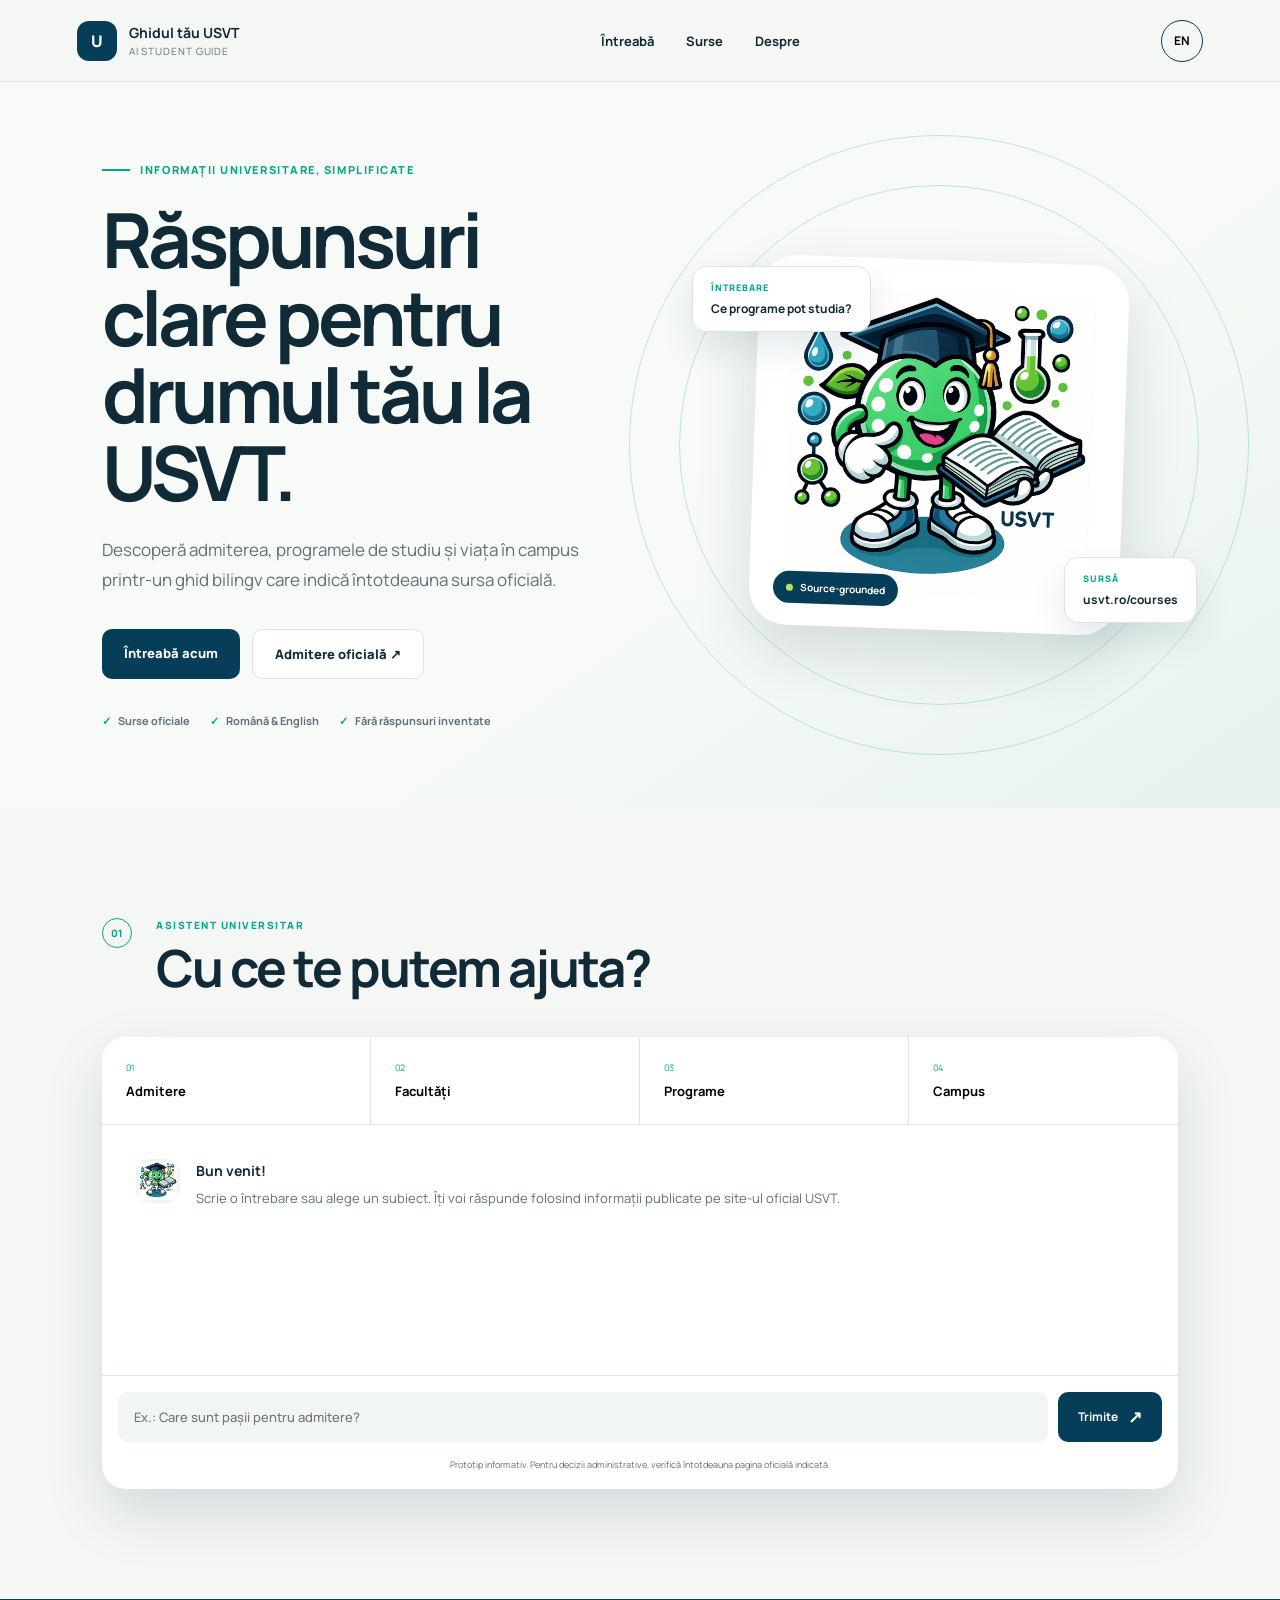
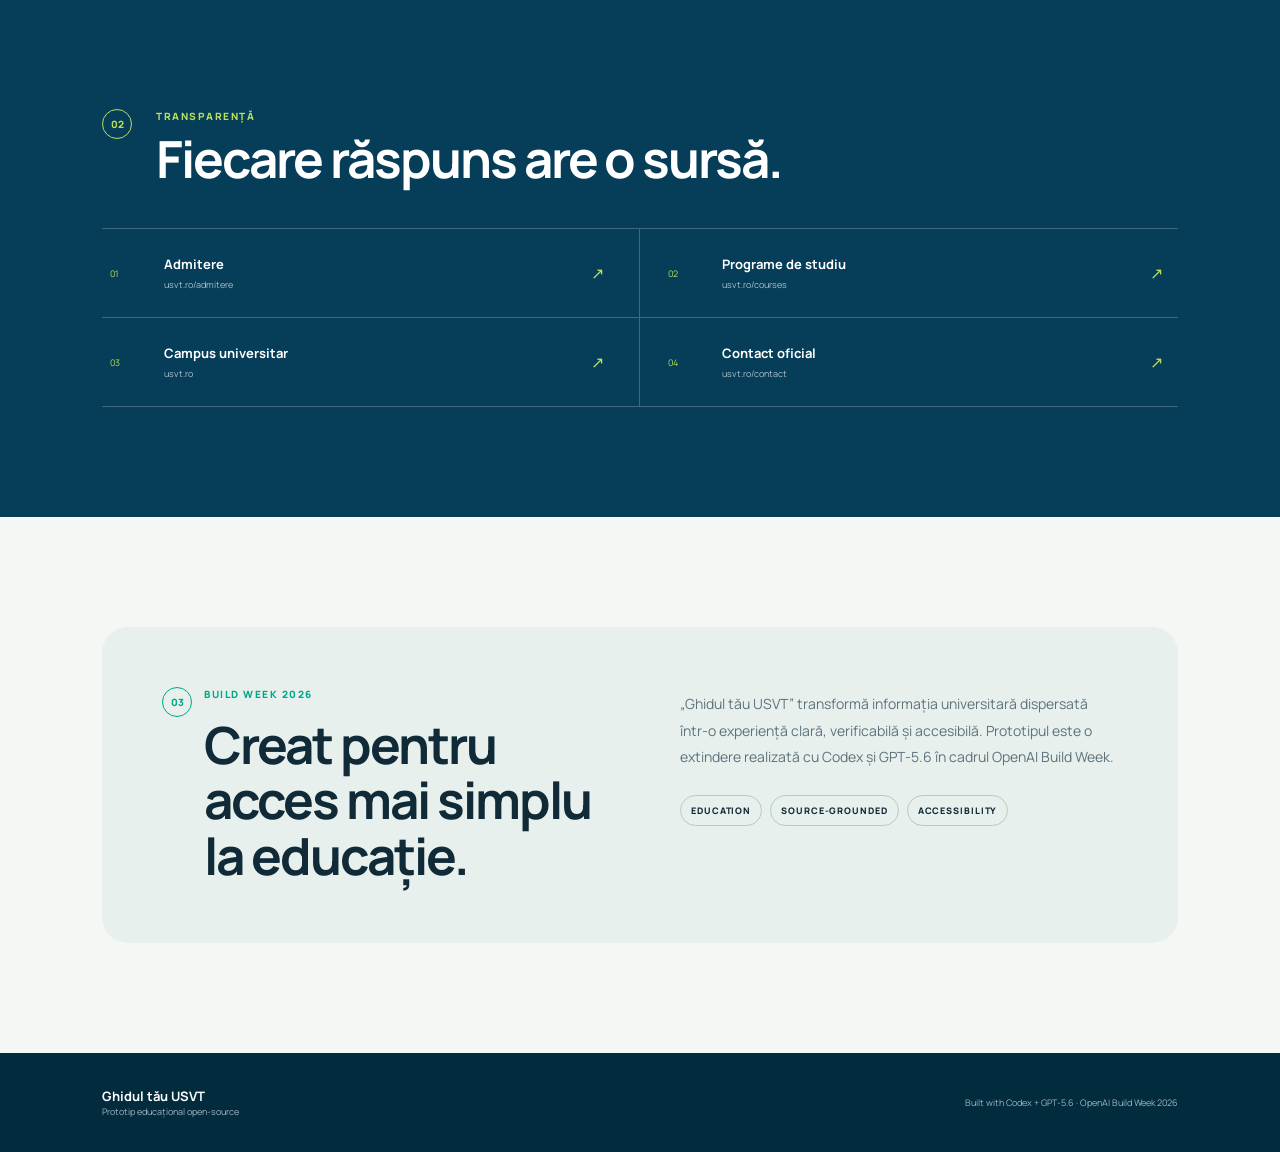
<file: index.html>
<!doctype html>
<html lang="ro">
<head>
  <meta charset="UTF-8">
  <meta name="viewport" content="width=device-width, initial-scale=1.0">
  <meta name="description" content="Ghid bilingv, bazat pe surse oficiale, pentru admitere, programe și viața în campus la USVT.">
  <meta name="theme-color" content="#063d59">
  <title>Ghidul tău USVT – AI Student Guide</title>
  <link rel="preconnect" href="https://fonts.googleapis.com">
  <link rel="preconnect" href="https://fonts.gstatic.com" crossorigin>
  <link href="https://fonts.googleapis.com/css2?family=Manrope:wght@400;500;600;700;800&display=swap" rel="stylesheet">
  <link rel="stylesheet" href="styles.css">
</head>
<body>
  <a class="skip-link" href="#assistant">Sari la asistent</a>
  <header class="site-header">
    <a class="brand" href="#top" aria-label="Ghidul tău USVT">
      <span class="brand-mark">U</span>
      <span><strong>Ghidul tău USVT</strong><small>AI Student Guide</small></span>
    </a>
    <nav aria-label="Navigare principală">
      <a href="#assistant" data-i18n="navAsk">Întreabă</a>
      <a href="#sources" data-i18n="navSources">Surse</a>
      <a href="#about" data-i18n="navAbout">Despre</a>
    </nav>
    <button class="language-toggle" id="languageToggle" type="button" aria-label="Change language">
      <span id="languageLabel">EN</span>
    </button>
  </header>

  <main id="top">
    <section class="hero">
      <div class="hero-copy">
        <div class="eyebrow"><span></span><span data-i18n="eyebrow">Informații universitare, simplificate</span></div>
        <h1 data-i18n="heroTitle">Răspunsuri clare pentru drumul tău la USVT.</h1>
        <p data-i18n="heroText">Descoperă admiterea, programele de studiu și viața în campus printr-un ghid bilingv care indică întotdeauna sursa oficială.</p>
        <div class="hero-actions">
          <a class="button button-primary" href="#assistant" data-i18n="askNow">Întreabă acum</a>
          <a class="button button-secondary" href="https://usvt.ro/admitere" target="_blank" rel="noopener" data-i18n="officialAdmission">Admitere oficială ↗</a>
        </div>
        <div class="trust-row" aria-label="Project principles">
          <span><i>✓</i><span data-i18n="trust1">Surse oficiale</span></span>
          <span><i>✓</i><span data-i18n="trust2">Română & English</span></span>
          <span><i>✓</i><span data-i18n="trust3">Fără răspunsuri inventate</span></span>
        </div>
      </div>
      <div class="hero-visual" aria-hidden="true">
        <div class="orbit orbit-one"></div><div class="orbit orbit-two"></div>
        <div class="mascot-card"><img src="ghidul-tau-usvt.png" alt=""><div class="status-pill"><span></span>Source-grounded</div></div>
        <div class="floating-card card-one"><small data-i18n="cardQuestion">Întrebare</small><strong data-i18n="cardQuestionText">Ce programe pot studia?</strong></div>
        <div class="floating-card card-two"><small data-i18n="cardSource">Sursă</small><strong>usvt.ro/courses</strong></div>
      </div>
    </section>

    <section class="assistant-section" id="assistant">
      <div class="section-heading">
        <span class="section-number">01</span>
        <div><p class="kicker" data-i18n="assistantKicker">Asistent universitar</p><h2 data-i18n="assistantTitle">Cu ce te putem ajuta?</h2></div>
      </div>

      <div class="assistant-shell">
        <div class="quick-topics" role="group" aria-label="Întrebări rapide">
          <button type="button" data-question-ro="Cum mă înscriu la USVT?" data-question-en="How do I apply to USVT?"><span>01</span><b data-i18n="topicAdmission">Admitere</b></button>
          <button type="button" data-question-ro="Ce facultăți sunt la USVT?" data-question-en="Which faculties does USVT have?"><span>02</span><b data-i18n="topicFaculties">Facultăți</b></button>
          <button type="button" data-question-ro="Ce programe de studiu există?" data-question-en="What study programs are available?"><span>03</span><b data-i18n="topicPrograms">Programe</b></button>
          <button type="button" data-question-ro="Ce facilități are campusul?" data-question-en="What facilities does the campus offer?"><span>04</span><b data-i18n="topicCampus">Campus</b></button>
        </div>

        <div class="conversation" aria-live="polite">
          <div class="welcome-message" id="welcomeMessage">
            <div class="bot-avatar"><img src="ghidul-tau-usvt.png" alt=""></div>
            <div><strong data-i18n="welcomeTitle">Bun venit!</strong><p data-i18n="welcomeText">Scrie o întrebare sau alege un subiect. Îți voi răspunde folosind informații publicate pe site-ul oficial USVT.</p></div>
          </div>
          <div id="answerArea"></div>
        </div>

        <form class="question-form" id="questionForm">
          <label class="sr-only" for="questionInput">Întrebarea ta</label>
          <input id="questionInput" type="text" autocomplete="off" maxlength="240" data-i18n-placeholder="questionPlaceholder" placeholder="Ex.: Care sunt pașii pentru admitere?">
          <button type="submit" aria-label="Trimite întrebarea"><span data-i18n="send">Trimite</span><b>↗</b></button>
        </form>
        <p class="assistant-note" data-i18n="assistantNote">Prototip informativ. Pentru decizii administrative, verifică întotdeauna pagina oficială indicată.</p>
      </div>
    </section>

    <section class="sources-section" id="sources">
      <div class="section-heading light">
        <span class="section-number">02</span>
        <div><p class="kicker" data-i18n="sourcesKicker">Transparență</p><h2 data-i18n="sourcesTitle">Fiecare răspuns are o sursă.</h2></div>
      </div>
      <div class="source-grid">
        <a href="https://usvt.ro/admitere" target="_blank" rel="noopener"><span>01</span><div><b data-i18n="sourceAdmission">Admitere</b><small>usvt.ro/admitere</small></div><i>↗</i></a>
        <a href="https://usvt.ro/courses" target="_blank" rel="noopener"><span>02</span><div><b data-i18n="sourcePrograms">Programe de studiu</b><small>usvt.ro/courses</small></div><i>↗</i></a>
        <a href="https://usvt.ro/" target="_blank" rel="noopener"><span>03</span><div><b data-i18n="sourceCampus">Campus universitar</b><small>usvt.ro</small></div><i>↗</i></a>
        <a href="https://usvt.ro/contact" target="_blank" rel="noopener"><span>04</span><div><b data-i18n="sourceContact">Contact oficial</b><small>usvt.ro/contact</small></div><i>↗</i></a>
      </div>
    </section>

    <section class="about-section" id="about">
      <div class="about-card">
        <div><span class="section-number">03</span><p class="kicker" data-i18n="aboutKicker">Build Week 2026</p><h2 data-i18n="aboutTitle">Creat pentru acces mai simplu la educație.</h2></div>
        <div><p data-i18n="aboutText">„Ghidul tău USVT” transformă informația universitară dispersată într-o experiență clară, verificabilă și accesibilă. Prototipul este o extindere realizată cu Codex și GPT‑5.6 în cadrul OpenAI Build Week.</p><div class="about-tags"><span>Education</span><span>Source-grounded</span><span>Accessibility</span></div></div>
      </div>
    </section>
  </main>

  <footer><div><strong>Ghidul tău USVT</strong><small data-i18n="footerNote">Prototip educațional open-source</small></div><p>Built with Codex + GPT‑5.6 · OpenAI Build Week 2026</p></footer>
  <script src="data.js"></script>
  <script src="app.js"></script>
</body>
</html>
</file>
<file: styles.css>
:root{--navy:#063d59;--navy-2:#032c40;--teal:#00a789;--lime:#b9df5b;--paper:#f5f7f4;--white:#fff;--ink:#102a38;--muted:#5e727c;--line:#dce5e3;--shadow:0 24px 60px rgba(4,52,75,.14)}
*{box-sizing:border-box}html{scroll-behavior:smooth}body{margin:0;font-family:Manrope,Arial,sans-serif;color:var(--ink);background:var(--paper)}a{color:inherit}.skip-link{position:absolute;left:-999px;top:0;background:#fff;padding:12px;z-index:100}.skip-link:focus{left:12px}.sr-only{position:absolute;width:1px;height:1px;padding:0;margin:-1px;overflow:hidden;clip:rect(0,0,0,0);white-space:nowrap;border:0}
.site-header{height:82px;padding:0 clamp(24px,6vw,96px);display:flex;align-items:center;justify-content:space-between;background:rgba(245,247,244,.94);backdrop-filter:blur(14px);position:sticky;top:0;z-index:20;border-bottom:1px solid rgba(6,61,89,.08)}.brand{display:flex;gap:12px;align-items:center;text-decoration:none}.brand-mark{width:40px;height:40px;border-radius:12px;background:var(--navy);color:#fff;display:grid;place-items:center;font-weight:800}.brand strong,.brand small{display:block}.brand strong{font-size:14px}.brand small{font-size:10px;letter-spacing:.09em;text-transform:uppercase;color:var(--muted);margin-top:2px}.site-header nav{display:flex;gap:32px}.site-header nav a{text-decoration:none;font-size:13px;font-weight:700}.language-toggle{border:1px solid var(--navy);background:transparent;border-radius:50%;width:42px;height:42px;font:700 12px Manrope;cursor:pointer}
.hero{min-height:680px;padding:80px clamp(24px,8vw,130px);display:grid;grid-template-columns:1.05fr .95fr;align-items:center;gap:72px;overflow:hidden;background:linear-gradient(145deg,#f7faf6 60%,#e6f2ed)}.eyebrow{display:flex;align-items:center;gap:10px;text-transform:uppercase;font-size:11px;font-weight:800;letter-spacing:.14em;color:var(--teal)}.eyebrow>span:first-child{width:28px;height:2px;background:var(--teal)}h1{font-size:clamp(44px,6vw,76px);line-height:1.02;letter-spacing:-.055em;max-width:760px;margin:24px 0}.hero-copy>p{font-size:17px;line-height:1.75;max-width:650px;color:var(--muted)}.hero-actions{display:flex;gap:12px;margin:34px 0}.button{padding:15px 22px;text-decoration:none;border-radius:10px;font-size:13px;font-weight:800}.button-primary{background:var(--navy);color:#fff}.button-secondary{border:1px solid var(--line);background:#fff}.trust-row{display:flex;flex-wrap:wrap;gap:20px;font-size:11px;font-weight:700;color:var(--muted)}.trust-row>span{display:flex;align-items:center;gap:7px}.trust-row i{font-style:normal;color:var(--teal)}
.hero-visual{height:510px;position:relative;display:grid;place-items:center}.mascot-card{width:min(370px,70vw);aspect-ratio:1;border-radius:38px;background:#fff;box-shadow:var(--shadow);position:relative;display:grid;place-items:center;z-index:2;transform:rotate(2deg)}.mascot-card img{width:82%;height:82%;object-fit:contain}.status-pill{position:absolute;bottom:22px;left:24px;background:var(--navy);color:#fff;border-radius:30px;padding:9px 13px;font-size:10px;font-weight:700;display:flex;gap:7px;align-items:center}.status-pill span{width:7px;height:7px;border-radius:50%;background:var(--lime)}.orbit{position:absolute;border:1px solid rgba(0,167,137,.24);border-radius:50%}.orbit-one{width:520px;height:520px}.orbit-two{width:620px;height:620px}.floating-card{position:absolute;background:#fff;border:1px solid var(--line);border-radius:14px;padding:14px 18px;box-shadow:0 16px 34px rgba(6,61,89,.11);z-index:3}.floating-card small,.floating-card strong{display:block}.floating-card small{font-size:9px;color:var(--teal);font-weight:800;text-transform:uppercase;letter-spacing:.12em}.floating-card strong{font-size:12px;margin-top:6px}.card-one{left:-2%;top:15%}.card-two{right:-4%;bottom:15%}
.assistant-section{padding:110px clamp(24px,8vw,130px)}.section-heading{display:flex;gap:24px;align-items:flex-start;margin-bottom:42px}.section-number{font-size:10px;font-weight:800;color:var(--teal);border:1px solid var(--teal);border-radius:50%;width:30px;height:30px;display:grid;place-items:center;flex:0 0 auto}.kicker{margin:0 0 8px;text-transform:uppercase;letter-spacing:.15em;font-size:10px;font-weight:800;color:var(--teal)}h2{margin:0;font-size:clamp(32px,4vw,52px);line-height:1.08;letter-spacing:-.04em}.assistant-shell{max-width:1100px;margin:auto;background:#fff;border-radius:24px;box-shadow:var(--shadow);overflow:hidden}.quick-topics{display:grid;grid-template-columns:repeat(4,1fr);border-bottom:1px solid var(--line)}.quick-topics button{background:#fff;border:0;border-right:1px solid var(--line);padding:24px;text-align:left;cursor:pointer;font-family:inherit;transition:.2s}.quick-topics button:last-child{border-right:0}.quick-topics button:hover,.quick-topics button:focus{background:#eef8f4;outline:none}.quick-topics span{display:block;font-size:9px;color:var(--teal);margin-bottom:8px}.quick-topics b{font-size:13px}.conversation{min-height:250px;padding:34px}.welcome-message,.answer-card{display:flex;gap:16px;max-width:860px}.bot-avatar{width:44px;height:44px;border-radius:14px;background:#edf6f2;display:grid;place-items:center;flex:0 0 auto}.bot-avatar img{width:38px;height:38px;object-fit:contain}.welcome-message strong{font-size:14px}.welcome-message p{margin:6px 0;color:var(--muted);font-size:13px;line-height:1.7}.answer-card{margin-top:22px}.answer-body{background:#f4f8f6;border-radius:6px 18px 18px 18px;padding:18px 20px}.answer-body p{font-size:13px;line-height:1.7;margin:0 0 14px}.source-link{display:inline-flex;align-items:center;gap:7px;font-size:10px;font-weight:800;color:var(--navy);text-decoration:none;border-top:1px solid var(--line);padding-top:12px;width:100%}.source-link span{color:var(--teal)}.confidence{font-size:9px;color:var(--muted);margin-top:8px}.question-form{border-top:1px solid var(--line);padding:16px;display:flex;gap:10px}.question-form input{flex:1;border:0;background:#f1f5f3;border-radius:10px;padding:16px;font:500 13px Manrope;outline:0}.question-form input:focus{box-shadow:0 0 0 2px var(--teal)}.question-form button{border:0;border-radius:10px;background:var(--navy);color:#fff;padding:0 20px;font:700 12px Manrope;cursor:pointer;display:flex;gap:10px;align-items:center}.question-form button b{font-size:17px}.assistant-note{text-align:center;font-size:9px;color:var(--muted);padding:0 20px 18px;margin:0}
.sources-section{background:var(--navy);color:#fff;padding:110px clamp(24px,8vw,130px)}.section-heading.light .kicker,.section-heading.light .section-number{color:var(--lime);border-color:var(--lime)}.source-grid{display:grid;grid-template-columns:1fr 1fr;max-width:1100px;margin:auto;border-top:1px solid rgba(255,255,255,.22)}.source-grid a{display:grid;grid-template-columns:40px 1fr 20px;align-items:center;gap:14px;text-decoration:none;padding:26px 8px;border-bottom:1px solid rgba(255,255,255,.22)}.source-grid a:nth-child(odd){border-right:1px solid rgba(255,255,255,.22);padding-right:28px}.source-grid a:nth-child(even){padding-left:28px}.source-grid span{font-size:9px;color:var(--lime)}.source-grid b,.source-grid small{display:block}.source-grid b{font-size:13px}.source-grid small{font-size:9px;color:#a9c0ca;margin-top:5px}.source-grid i{font-style:normal;color:var(--lime)}
.about-section{padding:110px clamp(24px,8vw,130px)}.about-card{max-width:1100px;margin:auto;display:grid;grid-template-columns:1fr 1fr;gap:80px;padding:60px;background:#e7f0ed;border-radius:26px}.about-card>div:first-child{display:grid;grid-template-columns:42px 1fr;align-content:start}.about-card>div:first-child .kicker,.about-card>div:first-child h2{grid-column:2}.about-card>div:last-child p{font-size:14px;line-height:1.9;color:var(--muted);margin-top:4px}.about-tags{display:flex;gap:8px;flex-wrap:wrap;margin-top:24px}.about-tags span{font-size:9px;text-transform:uppercase;letter-spacing:.1em;font-weight:800;border:1px solid #b7cbc4;border-radius:20px;padding:8px 10px}footer{padding:34px clamp(24px,8vw,130px);display:flex;justify-content:space-between;align-items:center;background:#022b3e;color:#fff}footer strong,footer small{display:block}footer strong{font-size:13px}footer small,footer p{font-size:9px;color:#9eb6c0}
@media(max-width:900px){.site-header nav{display:none}.hero{grid-template-columns:1fr;padding-top:60px}.hero-visual{height:460px}.quick-topics{grid-template-columns:1fr 1fr}.quick-topics button:nth-child(2){border-right:0}.source-grid,.about-card{grid-template-columns:1fr}.source-grid a:nth-child(odd){border-right:0;padding-right:8px}.source-grid a:nth-child(even){padding-left:8px}.about-card{gap:36px;padding:36px}.card-one{left:0}.card-two{right:0}}
@media(max-width:560px){.site-header{padding:0 18px}.hero,.assistant-section,.sources-section,.about-section{padding-left:18px;padding-right:18px}.hero{min-height:auto;padding-top:50px;padding-bottom:50px}.hero-actions{flex-direction:column}.button{text-align:center}.hero-visual{height:380px}.mascot-card{width:270px}.orbit-one{width:340px;height:340px}.orbit-two{width:400px;height:400px}.floating-card{display:none}.quick-topics{grid-template-columns:1fr 1fr}.quick-topics button{padding:18px}.conversation{padding:24px 18px}.question-form button span{display:none}.about-card{padding:28px 22px}.about-card>div:first-child{display:block}.about-card>div:first-child h2{margin-top:14px}footer{flex-direction:column;align-items:flex-start;gap:12px}}
@media(prefers-reduced-motion:reduce){html{scroll-behavior:auto}*{transition:none!important}}
</file>
